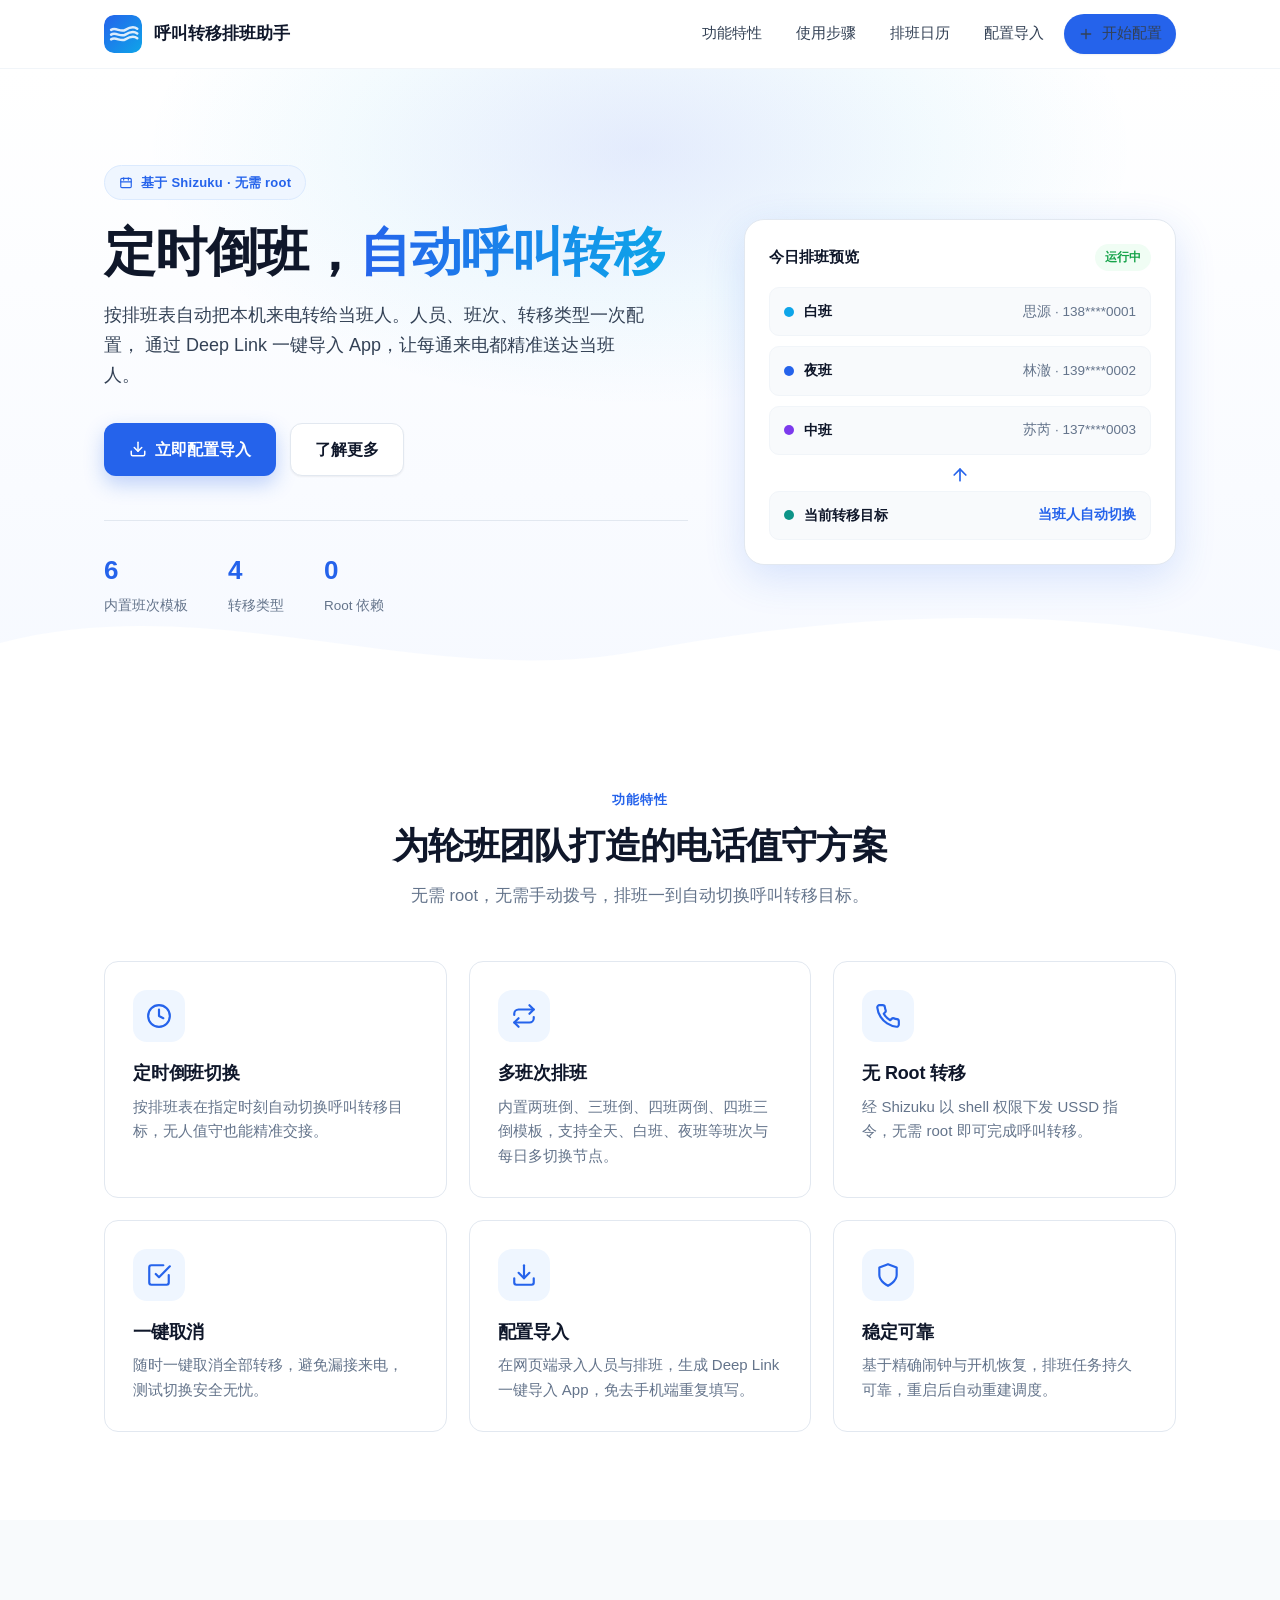
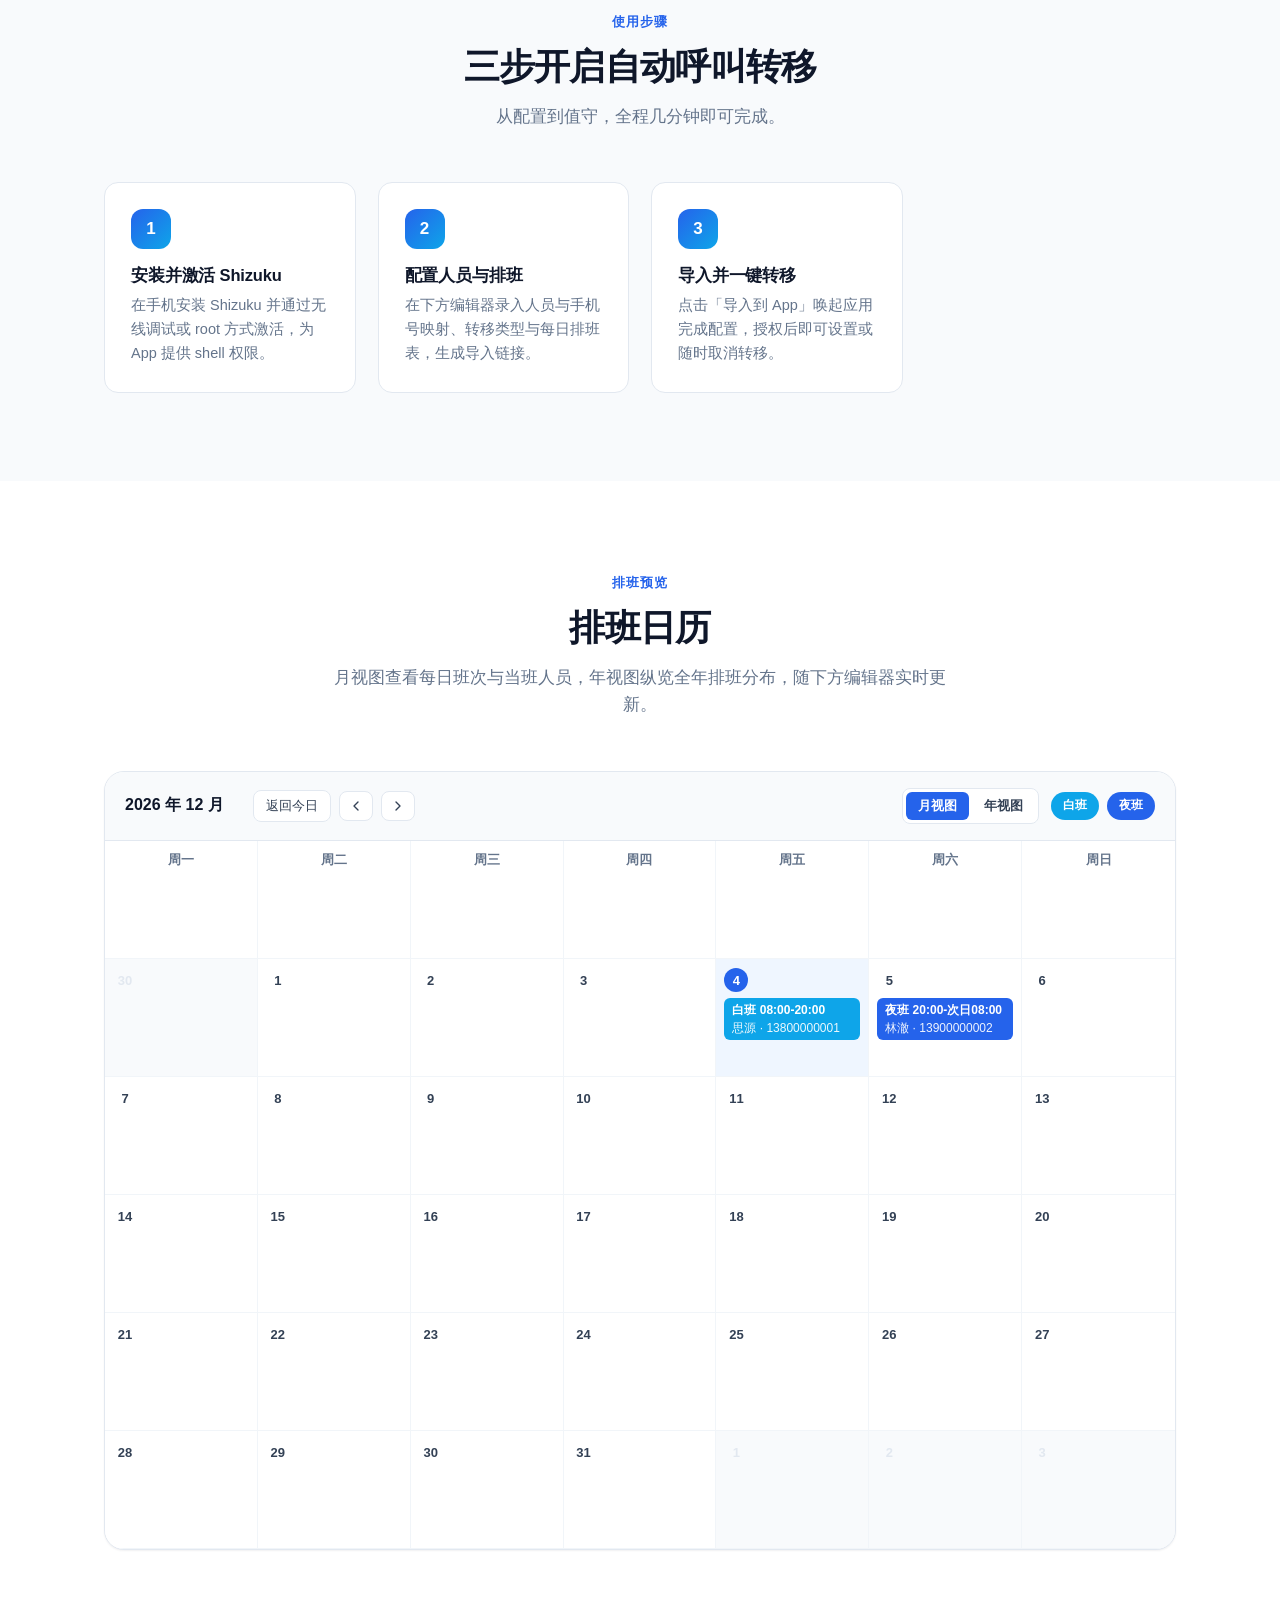
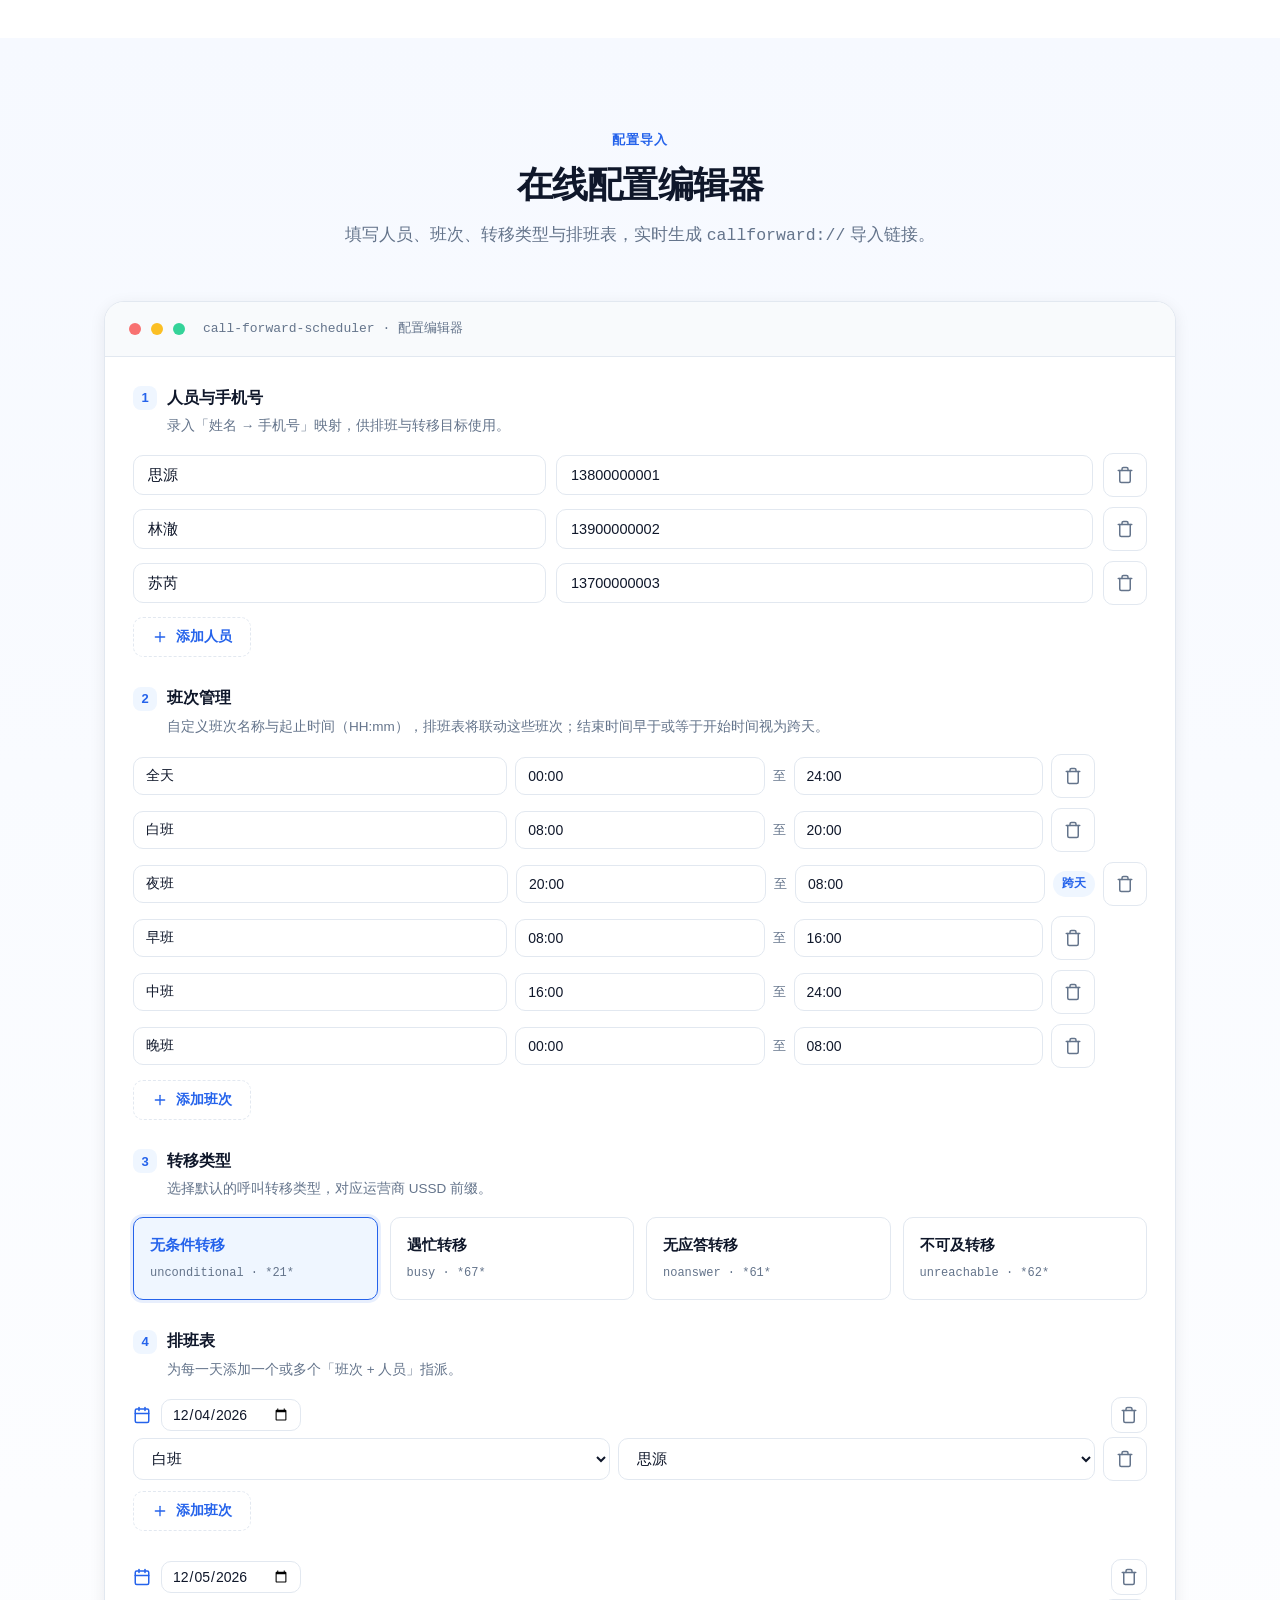
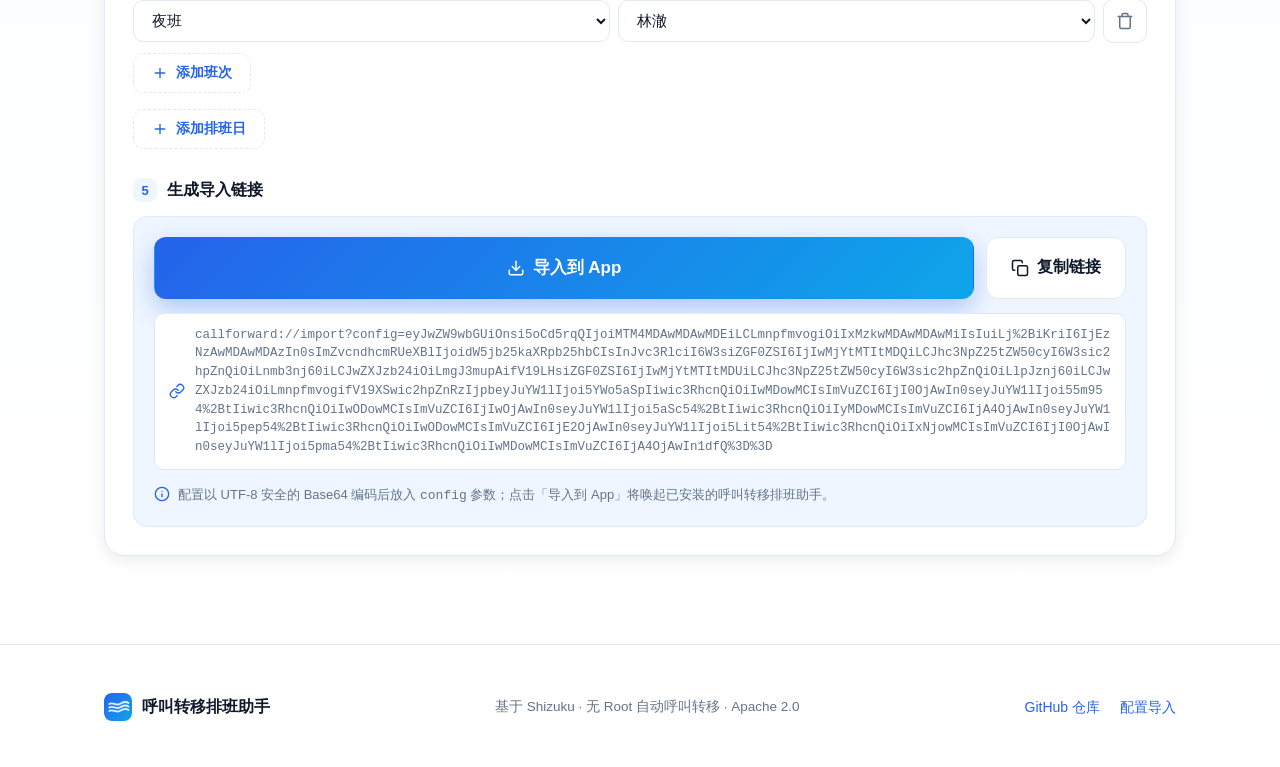
<file: pages/index.html>
<!DOCTYPE html>
<html lang="zh-CN">
<head>
  <meta charset="UTF-8" />
  <meta name="viewport" content="width=device-width, initial-scale=1.0" />
  <title>呼叫转移排班助手 · 定时倒班自动呼叫转移</title>
  <meta name="description" content="基于 Shizuku 的定时倒班自动呼叫转移 Android 应用，无 root 即可按排班表把本机来电转给当班人。支持人员管理、多班次排班与一键配置导入。" />
  <meta name="theme-color" content="#2563EB" />
  <link rel="icon" type="image/svg+xml" href="data:image/svg+xml,%3Csvg xmlns='http://www.w3.org/2000/svg' viewBox='0 0 512 512'%3E%3Cdefs%3E%3ClinearGradient id='b' x1='0' y1='0' x2='1' y2='1'%3E%3Cstop offset='0%25' stop-color='%232563EB'/%3E%3Cstop offset='100%25' stop-color='%230EA5E9'/%3E%3C/linearGradient%3E%3C/defs%3E%3Crect width='512' height='512' rx='116' fill='url(%23b)'/%3E%3Cpath d='M96 200 C 160 160, 224 240, 288 200 S 416 160, 448 184' fill='none' stroke='%23fff' stroke-opacity='.85' stroke-width='34' stroke-linecap='round'/%3E%3Cpath d='M96 264 C 160 224, 224 304, 288 264 S 416 224, 448 248' fill='none' stroke='%23fff' stroke-opacity='.85' stroke-width='34' stroke-linecap='round'/%3E%3Cpath d='M96 328 C 160 288, 224 368, 288 328 S 416 288, 448 312' fill='none' stroke='%23fff' stroke-opacity='.85' stroke-width='34' stroke-linecap='round'/%3E%3C/svg%3E" />
  <link rel="stylesheet" href="assets/css/style.css" />
</head>
<body>

  <!-- 顶部导航 -->
  <header class="nav">
    <div class="container nav-inner">
      <a class="brand" href="#">
        <svg class="brand-logo" viewBox="0 0 512 512" aria-hidden="true">
          <defs>
            <linearGradient id="lg" x1="0" y1="0" x2="1" y2="1">
              <stop offset="0%" stop-color="#2563EB"/>
              <stop offset="100%" stop-color="#0EA5E9"/>
            </linearGradient>
          </defs>
          <rect width="512" height="512" rx="116" fill="url(#lg)"/>
          <path d="M96 200 C 160 160, 224 240, 288 200 S 416 160, 448 184" fill="none" stroke="#fff" stroke-opacity="0.85" stroke-width="34" stroke-linecap="round"/>
          <path d="M96 264 C 160 224, 224 304, 288 264 S 416 224, 448 248" fill="none" stroke="#fff" stroke-opacity="0.85" stroke-width="34" stroke-linecap="round"/>
          <path d="M96 328 C 160 288, 224 368, 288 328 S 416 288, 448 312" fill="none" stroke="#fff" stroke-opacity="0.85" stroke-width="34" stroke-linecap="round"/>
        </svg>
        <span>呼叫转移排班助手</span>
      </a>
      <nav class="nav-links">
        <a href="#features">功能特性</a>
        <a href="#steps">使用步骤</a>
        <a href="#calendar">排班日历</a>
        <a href="#editor">配置导入</a>
        <a class="nav-cta" href="#editor">
          <svg viewBox="0 0 24 24" fill="none" stroke="currentColor" stroke-width="2" stroke-linecap="round" stroke-linejoin="round"><path d="M12 5v14M5 12h14"/></svg>
          开始配置
        </a>
      </nav>
    </div>
  </header>

  <!-- Hero -->
  <section class="hero">
    <div class="container hero-grid">
      <div>
        <span class="eyebrow">
          <svg viewBox="0 0 24 24" fill="none" stroke="currentColor" stroke-width="2" stroke-linecap="round" stroke-linejoin="round"><rect x="3" y="4" width="18" height="16" rx="2"/><path d="M16 3v4M8 3v4M3 10h18"/></svg>
          基于 Shizuku · 无需 root
        </span>
        <h1>定时倒班，<span class="accent">自动呼叫转移</span></h1>
        <p class="hero-sub">
          按排班表自动把本机来电转给当班人。人员、班次、转移类型一次配置，
          通过 Deep Link 一键导入 App，让每通来电都精准送达当班人。
        </p>
        <div class="hero-actions">
          <a class="btn btn-primary" href="#editor">
            <svg viewBox="0 0 24 24" fill="none" stroke="currentColor" stroke-width="2" stroke-linecap="round" stroke-linejoin="round"><path d="M21 15v4a2 2 0 0 1-2 2H5a2 2 0 0 1-2-2v-4"/><polyline points="7 10 12 15 17 10"/><line x1="12" y1="15" x2="12" y2="3"/></svg>
            立即配置导入
          </a>
          <a class="btn btn-ghost" href="#features">
            了解更多
          </a>
        </div>
        <div class="hero-stats">
          <div class="stat"><b>6</b><span>内置班次模板</span></div>
          <div class="stat"><b>4</b><span>转移类型</span></div>
          <div class="stat"><b>0</b><span>Root 依赖</span></div>
        </div>
      </div>

      <div class="hero-card">
        <div class="card-head">
          <span class="title">今日排班预览</span>
          <span class="chip">运行中</span>
        </div>
        <div class="roster-line">
          <span class="shift"><span class="shift-dot day"></span>白班</span>
          <span class="who">思源 · 138****0001</span>
        </div>
        <div class="roster-line">
          <span class="shift"><span class="shift-dot eve"></span>夜班</span>
          <span class="who">林澈 · 139****0002</span>
        </div>
        <div class="roster-line">
          <span class="shift"><span class="shift-dot night"></span>中班</span>
          <span class="who">苏芮 · 137****0003</span>
        </div>
        <div class="flow-arrow">
          <svg viewBox="0 0 24 24" fill="none" stroke="currentColor" stroke-width="2" stroke-linecap="round" stroke-linejoin="round"><line x1="12" y1="19" x2="12" y2="5"/><polyline points="5 12 12 5 19 12"/></svg>
        </div>
        <div class="roster-line" style="margin-bottom:0;">
          <span class="shift"><span class="shift-dot all"></span>当前转移目标</span>
          <span class="who" style="color:#2563eb;font-weight:600;">当班人自动切换</span>
        </div>
      </div>
    </div>

    <svg class="hero-wave" viewBox="0 0 1440 120" preserveAspectRatio="none" aria-hidden="true">
      <path d="M0 64 C 240 8, 480 112, 720 72 S 1200 24, 1440 72 L 1440 120 L 0 120 Z" fill="#ffffff"/>
    </svg>
  </section>

  <!-- 功能特性 -->
  <section class="section" id="features">
    <div class="container">
      <div class="section-head">
        <span class="kicker">功能特性</span>
        <h2>为轮班团队打造的电话值守方案</h2>
        <p>无需 root，无需手动拨号，排班一到自动切换呼叫转移目标。</p>
      </div>
      <div class="features-grid">
        <div class="feature">
          <span class="feature-icon">
            <svg viewBox="0 0 24 24" fill="none" stroke="currentColor" stroke-width="2" stroke-linecap="round" stroke-linejoin="round"><circle cx="12" cy="12" r="10"/><polyline points="12 6 12 12 16 14"/></svg>
          </span>
          <h3>定时倒班切换</h3>
          <p>按排班表在指定时刻自动切换呼叫转移目标，无人值守也能精准交接。</p>
        </div>
        <div class="feature">
          <span class="feature-icon">
            <svg viewBox="0 0 24 24" fill="none" stroke="currentColor" stroke-width="2" stroke-linecap="round" stroke-linejoin="round"><path d="M17 2l4 4-4 4"/><path d="M3 11v-1a4 4 0 0 1 4-4h14"/><path d="M7 22l-4-4 4-4"/><path d="M21 13v1a4 4 0 0 1-4 4H3"/></svg>
          </span>
          <h3>多班次排班</h3>
          <p>内置两班倒、三班倒、四班两倒、四班三倒模板，支持全天、白班、夜班等班次与每日多切换节点。</p>
        </div>
        <div class="feature">
          <span class="feature-icon">
            <svg viewBox="0 0 24 24" fill="none" stroke="currentColor" stroke-width="2" stroke-linecap="round" stroke-linejoin="round"><path d="M22 16.92v3a2 2 0 0 1-2.18 2 19.79 19.79 0 0 1-8.63-3.07 19.5 19.5 0 0 1-6-6 19.79 19.79 0 0 1-3.07-8.67A2 2 0 0 1 4.11 2h3a2 2 0 0 1 2 1.72c.127.96.361 1.903.7 2.81a2 2 0 0 1-.45 2.11L8.09 9.91a16 16 0 0 0 6 6l1.27-1.27a2 2 0 0 1 2.11-.45c.907.339 1.85.573 2.81.7A2 2 0 0 1 22 16.92z"/></svg>
          </span>
          <h3>无 Root 转移</h3>
          <p>经 Shizuku 以 shell 权限下发 USSD 指令，无需 root 即可完成呼叫转移。</p>
        </div>
        <div class="feature">
          <span class="feature-icon">
            <svg viewBox="0 0 24 24" fill="none" stroke="currentColor" stroke-width="2" stroke-linecap="round" stroke-linejoin="round"><polyline points="9 11 12 14 22 4"/><path d="M21 12v7a2 2 0 0 1-2 2H5a2 2 0 0 1-2-2V5a2 2 0 0 1 2-2h11"/></svg>
          </span>
          <h3>一键取消</h3>
          <p>随时一键取消全部转移，避免漏接来电，测试切换安全无忧。</p>
        </div>
        <div class="feature">
          <span class="feature-icon">
            <svg viewBox="0 0 24 24" fill="none" stroke="currentColor" stroke-width="2" stroke-linecap="round" stroke-linejoin="round"><path d="M21 15v4a2 2 0 0 1-2 2H5a2 2 0 0 1-2-2v-4"/><polyline points="7 10 12 15 17 10"/><line x1="12" y1="15" x2="12" y2="3"/></svg>
          </span>
          <h3>配置导入</h3>
          <p>在网页端录入人员与排班，生成 Deep Link 一键导入 App，免去手机端重复填写。</p>
        </div>
        <div class="feature">
          <span class="feature-icon">
            <svg viewBox="0 0 24 24" fill="none" stroke="currentColor" stroke-width="2" stroke-linecap="round" stroke-linejoin="round"><path d="M12 22s8-4 8-10V5l-8-3-8 3v7c0 6 8 10 8 10z"/></svg>
          </span>
          <h3>稳定可靠</h3>
          <p>基于精确闹钟与开机恢复，排班任务持久可靠，重启后自动重建调度。</p>
        </div>
      </div>
    </div>
  </section>

  <!-- 使用步骤 -->
  <section class="section section-alt" id="steps">
    <div class="container">
      <div class="section-head">
        <span class="kicker">使用步骤</span>
        <h2>三步开启自动呼叫转移</h2>
        <p>从配置到值守，全程几分钟即可完成。</p>
      </div>
      <div class="steps">
        <div class="step">
          <span class="step-num">1</span>
          <h3>安装并激活 Shizuku</h3>
          <p>在手机安装 Shizuku 并通过无线调试或 root 方式激活，为 App 提供 shell 权限。</p>
        </div>
        <div class="step">
          <span class="step-num">2</span>
          <h3>配置人员与排班</h3>
          <p>在下方编辑器录入人员与手机号映射、转移类型与每日排班表，生成导入链接。</p>
        </div>
        <div class="step">
          <span class="step-num">3</span>
          <h3>导入并一键转移</h3>
          <p>点击「导入到 App」唤起应用完成配置，授权后即可设置或随时取消转移。</p>
        </div>
      </div>
    </div>
  </section>

  <!-- 排班日历 -->
  <section class="section calendar-section" id="calendar">
    <div class="container">
      <div class="section-head">
        <span class="kicker">排班预览</span>
        <h2>排班日历</h2>
        <p>月视图查看每日班次与当班人员，年视图纵览全年排班分布，随下方编辑器实时更新。</p>
      </div>

      <div class="calendar-card">
        <!-- 工具栏 -->
        <div class="cal-toolbar">
          <div class="cal-nav">
            <span class="cal-title" id="calTitle"></span>
            <button class="cal-btn" type="button" id="calToday" title="返回今日">返回今日</button>
            <button class="cal-btn cal-arrow" type="button" id="calPrev" title="上月">
              <svg viewBox="0 0 24 24" fill="none" stroke="currentColor" stroke-width="2" stroke-linecap="round" stroke-linejoin="round"><polyline points="15 18 9 12 15 6"/></svg>
            </button>
            <button class="cal-btn cal-arrow" type="button" id="calNext" title="下月">
              <svg viewBox="0 0 24 24" fill="none" stroke="currentColor" stroke-width="2" stroke-linecap="round" stroke-linejoin="round"><polyline points="9 18 15 12 9 6"/></svg>
            </button>
          </div>
          <div class="cal-toolbar-side">
            <div class="cal-view-toggle" id="calViewToggle" role="group" aria-label="日历视图切换">
              <button class="cal-view-btn is-active" type="button" data-view="month">月视图</button>
              <button class="cal-view-btn" type="button" data-view="year">年视图</button>
            </div>
            <div class="cal-legend" id="calLegend"></div>
          </div>
        </div>

        <!-- 月视图表格 / 年视图网格 -->
        <div class="cal-grid" id="calGrid"></div>
      </div>
    </div>
  </section>

  <!-- 配置编辑器 -->
  <section class="section editor-section" id="editor">
    <div class="container">
      <div class="section-head">
        <span class="kicker">配置导入</span>
        <h2>在线配置编辑器</h2>
        <p>填写人员、班次、转移类型与排班表，实时生成 <code>callforward://</code> 导入链接。</p>
      </div>

      <div class="editor-card">
        <div class="editor-toolbar">
          <span class="dot r"></span><span class="dot y"></span><span class="dot g"></span>
          <span class="label">call-forward-scheduler · 配置编辑器</span>
        </div>
        <div class="editor-body">

          <!-- 人员 -->
          <div class="field-block">
            <div class="field-title"><span class="idx">1</span>人员与手机号</div>
            <div class="field-hint">录入「姓名 → 手机号」映射，供排班与转移目标使用。</div>
            <div class="people-list" id="peopleList"></div>
            <button class="add-btn" type="button" id="addPerson" style="margin-top:12px;">
              <svg viewBox="0 0 24 24" fill="none" stroke="currentColor" stroke-width="2" stroke-linecap="round" stroke-linejoin="round"><line x1="12" y1="5" x2="12" y2="19"/><line x1="5" y1="12" x2="19" y2="12"/></svg>
              添加人员
            </button>
          </div>

          <!-- 班次管理 -->
          <div class="field-block">
            <div class="field-title"><span class="idx">2</span>班次管理</div>
            <div class="field-hint">自定义班次名称与起止时间（HH:mm），排班表将联动这些班次；结束时间早于或等于开始时间视为跨天。</div>
            <div class="shift-list" id="shiftList"></div>
            <button class="add-btn" type="button" id="addShift" style="margin-top:12px;">
              <svg viewBox="0 0 24 24" fill="none" stroke="currentColor" stroke-width="2" stroke-linecap="round" stroke-linejoin="round"><line x1="12" y1="5" x2="12" y2="19"/><line x1="5" y1="12" x2="19" y2="12"/></svg>
              添加班次
            </button>
          </div>

          <!-- 转移类型 -->
          <div class="field-block">
            <div class="field-title"><span class="idx">3</span>转移类型</div>
            <div class="field-hint">选择默认的呼叫转移类型，对应运营商 USSD 前缀。</div>
            <div class="type-options" id="typeOptions">
              <label class="type-option">
                <input type="radio" name="forwardType" value="unconditional" checked />
                <span class="type-card">
                  <span class="t-name">无条件转移</span>
                  <span class="t-code">unconditional · *21*</span>
                </span>
              </label>
              <label class="type-option">
                <input type="radio" name="forwardType" value="busy" />
                <span class="type-card">
                  <span class="t-name">遇忙转移</span>
                  <span class="t-code">busy · *67*</span>
                </span>
              </label>
              <label class="type-option">
                <input type="radio" name="forwardType" value="noanswer" />
                <span class="type-card">
                  <span class="t-name">无应答转移</span>
                  <span class="t-code">noanswer · *61*</span>
                </span>
              </label>
              <label class="type-option">
                <input type="radio" name="forwardType" value="unreachable" />
                <span class="type-card">
                  <span class="t-name">不可及转移</span>
                  <span class="t-code">unreachable · *62*</span>
                </span>
              </label>
            </div>
          </div>

          <!-- 排班表 -->
          <div class="field-block">
            <div class="field-title"><span class="idx">4</span>排班表</div>
            <div class="field-hint">为每一天添加一个或多个「班次 + 人员」指派。</div>
            <div class="roster-list" id="rosterList"></div>
            <button class="add-btn" type="button" id="addDay" style="margin-top:16px;">
              <svg viewBox="0 0 24 24" fill="none" stroke="currentColor" stroke-width="2" stroke-linecap="round" stroke-linejoin="round"><line x1="12" y1="5" x2="12" y2="19"/><line x1="5" y1="12" x2="19" y2="12"/></svg>
              添加排班日
            </button>
          </div>

          <!-- 生成 -->
          <div class="field-block" style="margin-bottom:0;">
            <div class="field-title"><span class="idx">5</span>生成导入链接</div>
            <div class="generate-area">
              <div class="generate-row">
                <a class="btn btn-import" id="importLink" href="#">
                  <svg viewBox="0 0 24 24" fill="none" stroke="currentColor" stroke-width="2" stroke-linecap="round" stroke-linejoin="round"><path d="M21 15v4a2 2 0 0 1-2 2H5a2 2 0 0 1-2-2v-4"/><polyline points="7 10 12 15 17 10"/><line x1="12" y1="15" x2="12" y2="3"/></svg>
                  导入到 App
                </a>
                <button class="btn btn-copy" type="button" id="copyLink">
                  <svg viewBox="0 0 24 24" fill="none" stroke="currentColor" stroke-width="2" stroke-linecap="round" stroke-linejoin="round"><rect x="9" y="9" width="13" height="13" rx="2"/><path d="M5 15H4a2 2 0 0 1-2-2V4a2 2 0 0 1 2-2h9a2 2 0 0 1 2 2v1"/></svg>
                  复制链接
                </button>
              </div>
              <div class="link-preview" id="linkPreview">
                <svg viewBox="0 0 24 24" fill="none" stroke="currentColor" stroke-width="2" stroke-linecap="round" stroke-linejoin="round"><path d="M10 13a5 5 0 0 0 7.54.54l3-3a5 5 0 0 0-7.07-7.07l-1.72 1.71"/><path d="M14 11a5 5 0 0 0-7.54-.54l-3 3a5 5 0 0 0 7.07 7.07l1.71-1.71"/></svg>
                <span id="linkText">填写上方配置后，链接将在此显示。</span>
              </div>
              <div class="gen-note">
                <svg viewBox="0 0 24 24" fill="none" stroke="currentColor" stroke-width="2" stroke-linecap="round" stroke-linejoin="round"><circle cx="12" cy="12" r="10"/><line x1="12" y1="16" x2="12" y2="12"/><line x1="12" y1="8" x2="12.01" y2="8"/></svg>
                <span>配置以 UTF-8 安全的 Base64 编码后放入 <code>config</code> 参数；点击「导入到 App」将唤起已安装的呼叫转移排班助手。</span>
              </div>
            </div>
          </div>

        </div>
      </div>
    </div>
  </section>

  <!-- 页脚 -->
  <footer class="footer">
    <div class="container footer-inner">
      <div class="footer-brand">
        <svg class="brand-logo" viewBox="0 0 512 512" aria-hidden="true">
          <defs>
            <linearGradient id="lgf" x1="0" y1="0" x2="1" y2="1">
              <stop offset="0%" stop-color="#2563EB"/>
              <stop offset="100%" stop-color="#0EA5E9"/>
            </linearGradient>
          </defs>
          <rect width="512" height="512" rx="116" fill="url(#lgf)"/>
          <path d="M96 200 C 160 160, 224 240, 288 200 S 416 160, 448 184" fill="none" stroke="#fff" stroke-opacity="0.85" stroke-width="34" stroke-linecap="round"/>
          <path d="M96 264 C 160 224, 224 304, 288 264 S 416 224, 448 248" fill="none" stroke="#fff" stroke-opacity="0.85" stroke-width="34" stroke-linecap="round"/>
          <path d="M96 328 C 160 288, 224 368, 288 328 S 416 288, 448 312" fill="none" stroke="#fff" stroke-opacity="0.85" stroke-width="34" stroke-linecap="round"/>
        </svg>
        <span>呼叫转移排班助手</span>
      </div>
      <div class="footer-meta">
        基于 Shizuku · 无 Root 自动呼叫转移 · Apache 2.0
      </div>
      <div class="footer-links">
        <a href="https://github.com/AutoPhone-Org/call-forward-scheduler" rel="noopener">GitHub 仓库</a>
        <a href="#editor">配置导入</a>
      </div>
    </div>
  </footer>

  <div class="toast" id="toast" role="status"></div>

  <script src="assets/js/calendar.js"></script>
  <script src="assets/js/editor.js"></script>
</body>
</html>
</file>
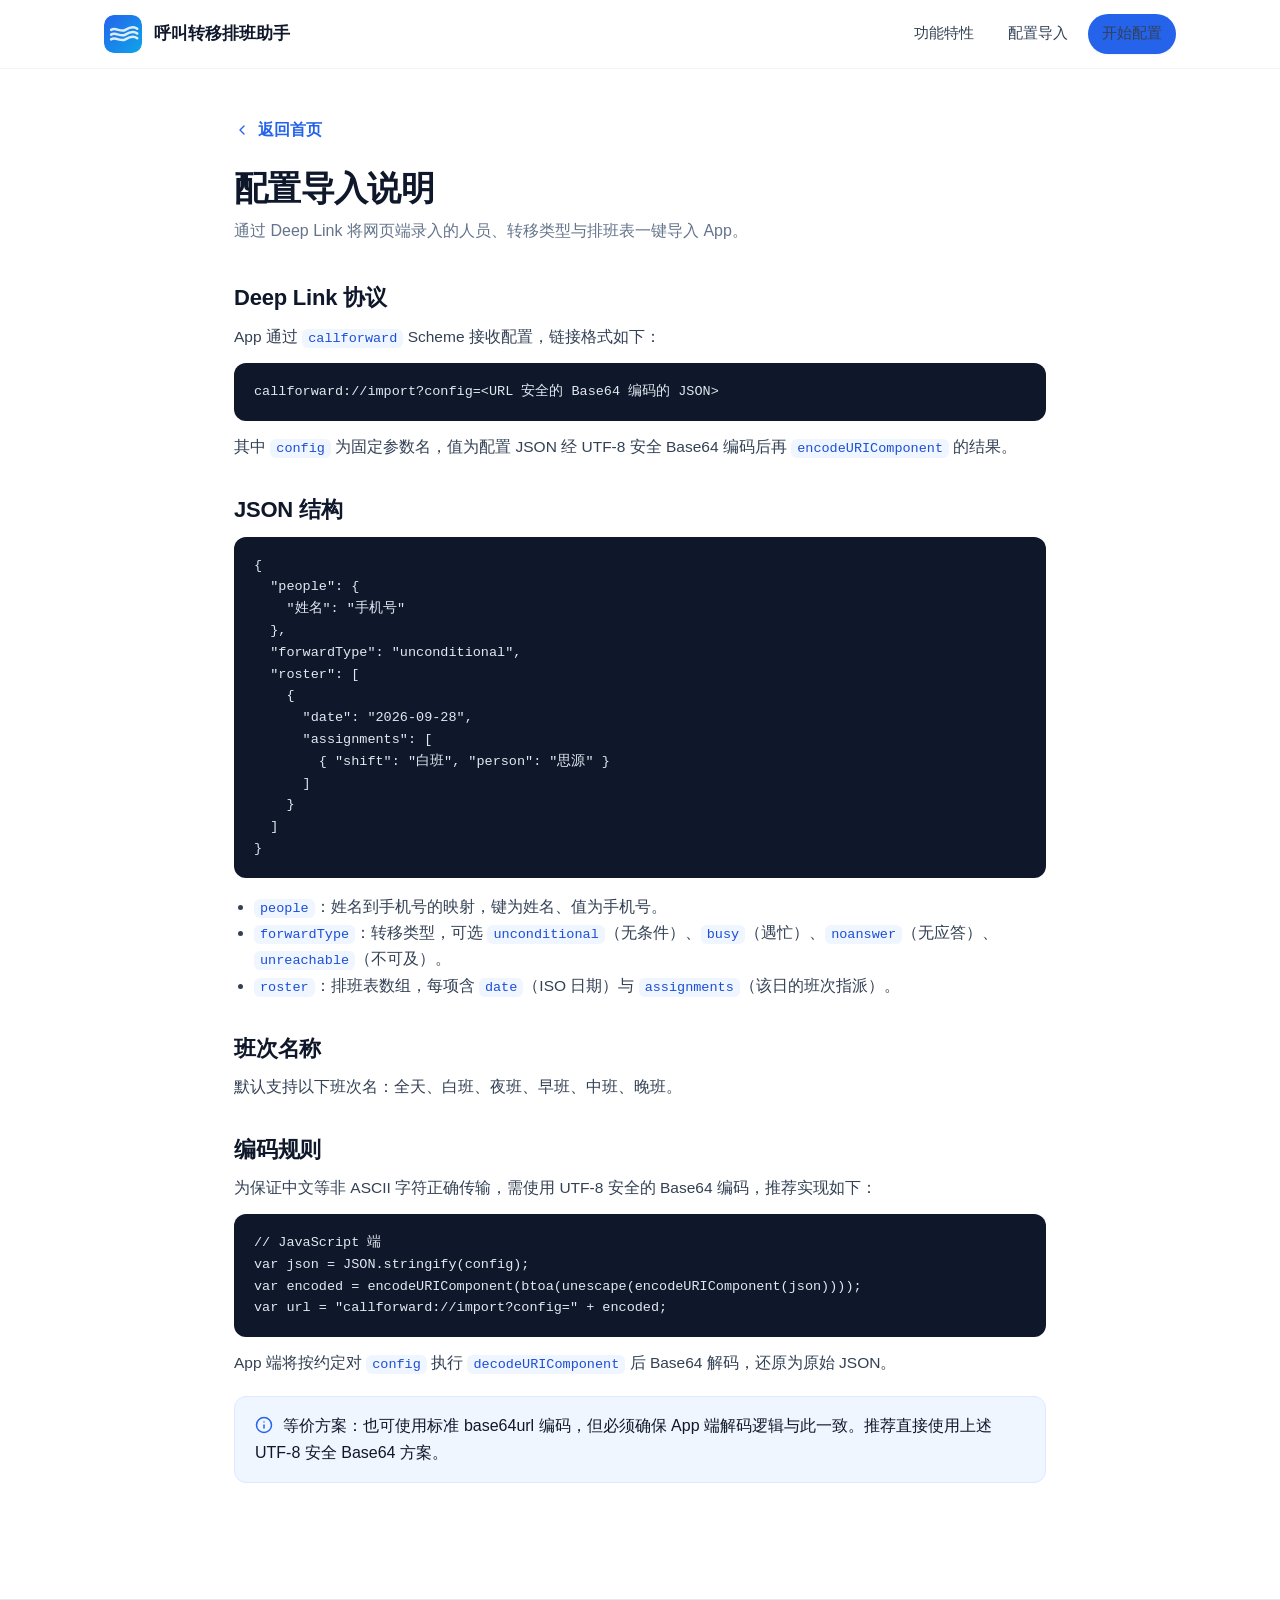
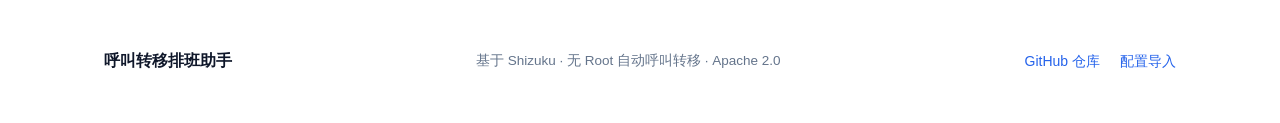
<file: pages/import.html>
<!DOCTYPE html>
<html lang="zh-CN">
<head>
  <meta charset="UTF-8" />
  <meta name="viewport" content="width=device-width, initial-scale=1.0" />
  <title>配置导入说明 · 呼叫转移排班助手</title>
  <meta name="description" content="呼叫转移排班助手配置导入说明：Deep Link 协议格式、JSON 结构、编码规则与常见问题。" />
  <meta name="theme-color" content="#2563EB" />
  <link rel="icon" type="image/svg+xml" href="data:image/svg+xml,%3Csvg xmlns='http://www.w3.org/2000/svg' viewBox='0 0 512 512'%3E%3Cdefs%3E%3ClinearGradient id='b' x1='0' y1='0' x2='1' y2='1'%3E%3Cstop offset='0%25' stop-color='%232563EB'/%3E%3Cstop offset='100%25' stop-color='%230EA5E9'/%3E%3C/linearGradient%3E%3C/defs%3E%3Crect width='512' height='512' rx='116' fill='url(%23b)'/%3E%3Cpath d='M96 200 C 160 160, 224 240, 288 200 S 416 160, 448 184' fill='none' stroke='%23fff' stroke-opacity='.85' stroke-width='34' stroke-linecap='round'/%3E%3Cpath d='M96 264 C 160 224, 224 304, 288 264 S 416 224, 448 248' fill='none' stroke='%23fff' stroke-opacity='.85' stroke-width='34' stroke-linecap='round'/%3E%3Cpath d='M96 328 C 160 288, 224 368, 288 328 S 416 288, 448 312' fill='none' stroke='%23fff' stroke-opacity='.85' stroke-width='34' stroke-linecap='round'/%3E%3C/svg%3E" />
  <link rel="stylesheet" href="assets/css/style.css" />
  <style>
    .doc {
      max-width: 860px;
      margin: 0 auto;
      padding: 48px 24px 96px;
    }
    .doc h1 {
      font-size: 34px;
      font-weight: 800;
      letter-spacing: -0.02em;
      margin-bottom: 8px;
    }
    .doc .lead {
      color: var(--muted);
      font-size: 16px;
      margin-bottom: 40px;
    }
    .doc h2 {
      font-size: 22px;
      margin: 36px 0 12px;
    }
    .doc p,
    .doc li {
      color: var(--ink-2);
      font-size: 15.5px;
    }
    .doc ul {
      padding-left: 20px;
    }
    .doc code {
      font-family: var(--mono);
      font-size: 13.5px;
      background: var(--brand-soft);
      color: var(--brand-strong);
      padding: 2px 6px;
      border-radius: 6px;
    }
    .doc pre {
      background: #0f172a;
      color: #e2e8f0;
      border-radius: 12px;
      padding: 18px 20px;
      overflow-x: auto;
      font-family: var(--mono);
      font-size: 13px;
      line-height: 1.6;
    }
    .doc pre code {
      background: transparent;
      color: inherit;
      padding: 0;
    }
    .note {
      background: var(--brand-soft);
      border: 1px solid var(--brand-tint);
      border-radius: 12px;
      padding: 16px 20px;
      margin: 20px 0;
    }
    .note svg {
      width: 18px;
      height: 18px;
      color: var(--brand);
      vertical-align: -3px;
      margin-right: 6px;
    }
    .back {
      display: inline-flex;
      align-items: center;
      gap: 8px;
      margin-bottom: 24px;
      font-weight: 600;
    }
    .back svg {
      width: 16px;
      height: 16px;
    }
  </style>
</head>
<body>

  <header class="nav">
    <div class="container nav-inner">
      <a class="brand" href="index.html">
        <svg class="brand-logo" viewBox="0 0 512 512" aria-hidden="true">
          <defs>
            <linearGradient id="lg" x1="0" y1="0" x2="1" y2="1">
              <stop offset="0%" stop-color="#2563EB"/>
              <stop offset="100%" stop-color="#0EA5E9"/>
            </linearGradient>
          </defs>
          <rect width="512" height="512" rx="116" fill="url(#lg)"/>
          <path d="M96 200 C 160 160, 224 240, 288 200 S 416 160, 448 184" fill="none" stroke="#fff" stroke-opacity="0.85" stroke-width="34" stroke-linecap="round"/>
          <path d="M96 264 C 160 224, 224 304, 288 264 S 416 224, 448 248" fill="none" stroke="#fff" stroke-opacity="0.85" stroke-width="34" stroke-linecap="round"/>
          <path d="M96 328 C 160 288, 224 368, 288 328 S 416 288, 448 312" fill="none" stroke="#fff" stroke-opacity="0.85" stroke-width="34" stroke-linecap="round"/>
        </svg>
        <span>呼叫转移排班助手</span>
      </a>
      <nav class="nav-links">
        <a href="index.html#features">功能特性</a>
        <a href="index.html#editor">配置导入</a>
        <a class="nav-cta" href="index.html#editor">开始配置</a>
      </nav>
    </div>
  </header>

  <div class="doc">
    <a class="back" href="index.html">
      <svg viewBox="0 0 24 24" fill="none" stroke="currentColor" stroke-width="2" stroke-linecap="round" stroke-linejoin="round"><polyline points="15 18 9 12 15 6"/></svg>
      返回首页
    </a>

    <h1>配置导入说明</h1>
    <p class="lead">通过 Deep Link 将网页端录入的人员、转移类型与排班表一键导入 App。</p>

    <h2>Deep Link 协议</h2>
    <p>App 通过 <code>callforward</code> Scheme 接收配置，链接格式如下：</p>
    <pre><code>callforward://import?config=&lt;URL 安全的 Base64 编码的 JSON&gt;</code></pre>
    <p>其中 <code>config</code> 为固定参数名，值为配置 JSON 经 UTF-8 安全 Base64 编码后再 <code>encodeURIComponent</code> 的结果。</p>

    <h2>JSON 结构</h2>
    <pre><code>{
  "people": {
    "姓名": "手机号"
  },
  "forwardType": "unconditional",
  "roster": [
    {
      "date": "2026-09-28",
      "assignments": [
        { "shift": "白班", "person": "思源" }
      ]
    }
  ]
}</code></pre>
    <ul>
      <li><code>people</code>：姓名到手机号的映射，键为姓名、值为手机号。</li>
      <li><code>forwardType</code>：转移类型，可选 <code>unconditional</code>（无条件）、<code>busy</code>（遇忙）、<code>noanswer</code>（无应答）、<code>unreachable</code>（不可及）。</li>
      <li><code>roster</code>：排班表数组，每项含 <code>date</code>（ISO 日期）与 <code>assignments</code>（该日的班次指派）。</li>
    </ul>

    <h2>班次名称</h2>
    <p>默认支持以下班次名：全天、白班、夜班、早班、中班、晚班。</p>

    <h2>编码规则</h2>
    <p>为保证中文等非 ASCII 字符正确传输，需使用 UTF-8 安全的 Base64 编码，推荐实现如下：</p>
    <pre><code>// JavaScript 端
var json = JSON.stringify(config);
var encoded = encodeURIComponent(btoa(unescape(encodeURIComponent(json))));
var url = "callforward://import?config=" + encoded;</code></pre>
    <p>App 端将按约定对 <code>config</code> 执行 <code>decodeURIComponent</code> 后 Base64 解码，还原为原始 JSON。</p>

    <div class="note">
      <svg viewBox="0 0 24 24" fill="none" stroke="currentColor" stroke-width="2" stroke-linecap="round" stroke-linejoin="round"><circle cx="12" cy="12" r="10"/><line x1="12" y1="16" x2="12" y2="12"/><line x1="12" y1="8" x2="12.01" y2="8"/></svg>
      等价方案：也可使用标准 base64url 编码，但必须确保 App 端解码逻辑与此一致。推荐直接使用上述 UTF-8 安全 Base64 方案。
    </div>
  </div>

  <footer class="footer">
    <div class="container footer-inner">
      <div class="footer-brand">
        <span>呼叫转移排班助手</span>
      </div>
      <div class="footer-meta">基于 Shizuku · 无 Root 自动呼叫转移 · Apache 2.0</div>
      <div class="footer-links">
        <a href="https://github.com/AutoPhone-Org/call-forward-scheduler" rel="noopener">GitHub 仓库</a>
        <a href="index.html#editor">配置导入</a>
      </div>
    </div>
  </footer>

</body>
</html>
</file>
<file: pages/assets/css/style.css>
/* ==========================================================================
   呼叫转移排班助手 · 产品官网样式
   白色背景主题，主色 #2563EB，呼应 logo 蓝色波浪
   ========================================================================== */

:root {
  --brand: #2563eb;
  --brand-strong: #1d4ed8;
  --brand-soft: #eff6ff;
  --brand-tint: #dbeafe;
  --accent: #0ea5e9;
  --ink: #0f172a;
  --ink-2: #334155;
  --muted: #64748b;
  --line: #e2e8f0;
  --line-soft: #f1f5f9;
  --bg: #ffffff;
  --bg-alt: #f8fafc;
  --ok: #16a34a;
  --ok-soft: #f0fdf4;
  --danger: #dc2626;
  --danger-soft: #fef2f2;
  --shadow-sm: 0 1px 2px rgba(15, 23, 42, 0.06);
  --shadow-md: 0 4px 16px rgba(15, 23, 42, 0.08);
  --shadow-lg: 0 12px 40px rgba(37, 99, 235, 0.16);
  --radius: 14px;
  --radius-sm: 10px;
  --maxw: 1120px;
  --font: "Inter", "PingFang SC", "Microsoft YaHei", -apple-system,
    BlinkMacSystemFont, "Segoe UI", Roboto, "Helvetica Neue", Arial, sans-serif;
  --mono: "SFMono-Regular", "JetBrains Mono", Consolas, "Liberation Mono",
    Menlo, monospace;
}

* {
  box-sizing: border-box;
}

html {
  scroll-behavior: smooth;
  scroll-padding-top: 84px;
}

body {
  margin: 0;
  font-family: var(--font);
  color: var(--ink);
  background: var(--bg);
  line-height: 1.65;
  -webkit-font-smoothing: antialiased;
  text-rendering: optimizeLegibility;
}

a {
  color: var(--brand);
  text-decoration: none;
}

a:hover {
  color: var(--brand-strong);
}

h1,
h2,
h3,
h4 {
  line-height: 1.25;
  margin: 0;
  font-weight: 700;
  letter-spacing: -0.01em;
}

p {
  margin: 0;
}

.container {
  width: 100%;
  max-width: var(--maxw);
  margin: 0 auto;
  padding: 0 24px;
}

/* ---------- 顶部导航 ---------- */
.nav {
  position: sticky;
  top: 0;
  z-index: 50;
  background: rgba(255, 255, 255, 0.86);
  backdrop-filter: saturate(180%) blur(12px);
  border-bottom: 1px solid var(--line-soft);
}

.nav-inner {
  height: 68px;
  display: flex;
  align-items: center;
  justify-content: space-between;
  gap: 16px;
}

.brand {
  display: flex;
  align-items: center;
  gap: 12px;
  color: var(--ink);
  font-weight: 700;
  font-size: 17px;
}

.brand:hover {
  color: var(--ink);
}

.brand-logo {
  width: 38px;
  height: 38px;
  border-radius: 10px;
  flex-shrink: 0;
}

.nav-links {
  display: flex;
  align-items: center;
  gap: 6px;
}

.nav-links a {
  padding: 8px 14px;
  border-radius: 999px;
  color: var(--ink-2);
  font-weight: 500;
  font-size: 14.5px;
}

.nav-links a:hover {
  background: var(--brand-soft);
  color: var(--brand);
}

.nav-cta {
  display: inline-flex;
  align-items: center;
  gap: 8px;
  padding: 9px 18px;
  background: var(--brand);
  color: #fff;
  border-radius: 999px;
  font-weight: 600;
  font-size: 14.5px;
  box-shadow: var(--shadow-sm);
  transition: background 0.15s ease, transform 0.15s ease;
}

.nav-cta:hover {
  background: var(--brand-strong);
  color: #fff;
  transform: translateY(-1px);
}

.nav-cta svg {
  width: 16px;
  height: 16px;
}

/* ---------- Hero ---------- */
.hero {
  position: relative;
  overflow: hidden;
  padding: 96px 0 80px;
  background: linear-gradient(180deg, #ffffff 0%, #f6f9ff 100%);
}

.hero::before {
  content: "";
  position: absolute;
  top: -180px;
  left: 50%;
  transform: translateX(-50%);
  width: 1000px;
  height: 520px;
  background: radial-gradient(
    ellipse at center,
    rgba(37, 99, 235, 0.12) 0%,
    rgba(14, 165, 233, 0.05) 40%,
    transparent 70%
  );
  pointer-events: none;
}

.hero-wave {
  position: absolute;
  left: 0;
  right: 0;
  bottom: -1px;
  width: 100%;
  height: 120px;
  pointer-events: none;
}

.hero-grid {
  position: relative;
  display: grid;
  grid-template-columns: 1.15fr 0.85fr;
  gap: 56px;
  align-items: center;
}

.eyebrow {
  display: inline-flex;
  align-items: center;
  gap: 8px;
  padding: 6px 14px;
  background: var(--brand-soft);
  color: var(--brand);
  border: 1px solid var(--brand-tint);
  border-radius: 999px;
  font-size: 13px;
  font-weight: 600;
  letter-spacing: 0.02em;
}

.eyebrow svg {
  width: 14px;
  height: 14px;
}

.hero h1 {
  font-size: clamp(32px, 5vw, 52px);
  font-weight: 800;
  margin: 20px 0 16px;
  letter-spacing: -0.02em;
}

.hero h1 .accent {
  background: linear-gradient(90deg, var(--brand), var(--accent));
  -webkit-background-clip: text;
  background-clip: text;
  -webkit-text-fill-color: transparent;
}

.hero-sub {
  font-size: 18px;
  color: var(--ink-2);
  max-width: 540px;
}

.hero-actions {
  display: flex;
  flex-wrap: wrap;
  gap: 14px;
  margin-top: 32px;
}

.btn {
  display: inline-flex;
  align-items: center;
  justify-content: center;
  gap: 8px;
  padding: 13px 24px;
  border-radius: 12px;
  font-weight: 600;
  font-size: 15.5px;
  border: 1px solid transparent;
  cursor: pointer;
  transition: background 0.15s ease, transform 0.15s ease, box-shadow 0.15s ease,
    border-color 0.15s ease;
  white-space: nowrap;
}

.btn svg {
  width: 18px;
  height: 18px;
}

.btn-primary {
  background: var(--brand);
  color: #fff;
  box-shadow: 0 8px 20px rgba(37, 99, 235, 0.28);
}

.btn-primary:hover {
  background: var(--brand-strong);
  transform: translateY(-1px);
  box-shadow: 0 12px 28px rgba(37, 99, 235, 0.32);
}

.btn-ghost {
  background: #fff;
  color: var(--ink);
  border-color: var(--line);
  box-shadow: var(--shadow-sm);
}

.btn-ghost:hover {
  border-color: var(--brand-tint);
  background: var(--brand-soft);
  color: var(--brand);
}

.btn:disabled {
  opacity: 0.5;
  cursor: not-allowed;
  transform: none;
  box-shadow: none;
}

.hero-stats {
  display: flex;
  gap: 40px;
  margin-top: 44px;
  padding-top: 28px;
  border-top: 1px solid var(--line);
}

.stat b {
  display: block;
  font-size: 26px;
  font-weight: 800;
  color: var(--brand);
  letter-spacing: -0.02em;
}

.stat span {
  font-size: 13.5px;
  color: var(--muted);
}

/* 右侧演示卡片 */
.hero-card {
  position: relative;
  background: #fff;
  border: 1px solid var(--line);
  border-radius: 20px;
  box-shadow: var(--shadow-lg);
  padding: 24px;
}

.hero-card .card-head {
  display: flex;
  align-items: center;
  justify-content: space-between;
  margin-bottom: 16px;
}

.hero-card .card-head .title {
  font-weight: 700;
  font-size: 15px;
}

.hero-card .chip {
  font-size: 12px;
  padding: 4px 10px;
  border-radius: 999px;
  background: var(--ok-soft);
  color: var(--ok);
  font-weight: 600;
}

.roster-line {
  display: flex;
  align-items: center;
  justify-content: space-between;
  padding: 12px 14px;
  border-radius: 10px;
  border: 1px solid var(--line-soft);
  background: var(--bg-alt);
  margin-bottom: 10px;
}

.roster-line .shift {
  display: flex;
  align-items: center;
  gap: 10px;
  font-weight: 600;
  font-size: 14px;
}

.shift-dot {
  width: 10px;
  height: 10px;
  border-radius: 50%;
  flex-shrink: 0;
}

.shift-dot.day {
  background: var(--accent);
}
.shift-dot.eve {
  background: var(--brand);
}
.shift-dot.night {
  background: #7c3aed;
}
.shift-dot.all {
  background: #0d9488;
}

.roster-line .who {
  color: var(--muted);
  font-size: 13.5px;
}

.flow-arrow {
  display: flex;
  align-items: center;
  justify-content: center;
  color: var(--brand);
  margin: 6px 0;
}

.flow-arrow svg {
  width: 20px;
  height: 20px;
}

/* ---------- 通用区块 ---------- */
.section {
  padding: 88px 0;
}

.section-alt {
  background: var(--bg-alt);
}

.section-head {
  max-width: 640px;
  margin: 0 auto 52px;
  text-align: center;
}

.section-head h2 {
  font-size: clamp(26px, 3.5vw, 36px);
  font-weight: 800;
  letter-spacing: -0.02em;
}

.section-head p {
  margin-top: 14px;
  color: var(--muted);
  font-size: 16.5px;
}

.kicker {
  display: inline-block;
  font-size: 13px;
  font-weight: 700;
  letter-spacing: 0.08em;
  text-transform: uppercase;
  color: var(--brand);
  margin-bottom: 12px;
}

/* ---------- 功能特性 ---------- */
.features-grid {
  display: grid;
  grid-template-columns: repeat(3, 1fr);
  gap: 22px;
}

.feature {
  background: #fff;
  border: 1px solid var(--line);
  border-radius: var(--radius);
  padding: 28px;
  transition: transform 0.18s ease, box-shadow 0.18s ease, border-color 0.18s ease;
}

.feature:hover {
  transform: translateY(-4px);
  box-shadow: var(--shadow-md);
  border-color: var(--brand-tint);
}

.feature-icon {
  display: inline-flex;
  align-items: center;
  justify-content: center;
  width: 52px;
  height: 52px;
  border-radius: 14px;
  background: var(--brand-soft);
  color: var(--brand);
  margin-bottom: 20px;
}

.feature-icon svg {
  width: 26px;
  height: 26px;
}

.feature h3 {
  font-size: 18px;
  margin-bottom: 10px;
}

.feature p {
  color: var(--muted);
  font-size: 15px;
}

/* ---------- 使用步骤 ---------- */
.steps {
  display: grid;
  grid-template-columns: repeat(4, 1fr);
  gap: 22px;
  counter-reset: step;
}

.step {
  position: relative;
  padding: 26px;
  border: 1px solid var(--line);
  border-radius: var(--radius);
  background: #fff;
}

.step-num {
  display: inline-flex;
  align-items: center;
  justify-content: center;
  width: 40px;
  height: 40px;
  border-radius: 12px;
  background: linear-gradient(135deg, var(--brand), var(--accent));
  color: #fff;
  font-weight: 800;
  font-size: 17px;
  margin-bottom: 16px;
}

.step h3 {
  font-size: 16.5px;
  margin-bottom: 8px;
}

.step p {
  color: var(--muted);
  font-size: 14.5px;
}

/* ---------- 配置编辑器 ---------- */
.editor-section {
  background: linear-gradient(180deg, #f6f9ff 0%, #ffffff 100%);
}

.editor-card {
  background: #fff;
  border: 1px solid var(--line);
  border-radius: 20px;
  box-shadow: var(--shadow-md);
  overflow: hidden;
}

.editor-toolbar {
  display: flex;
  align-items: center;
  gap: 10px;
  padding: 16px 24px;
  border-bottom: 1px solid var(--line);
  background: var(--bg-alt);
}

.editor-toolbar .dot {
  width: 12px;
  height: 12px;
  border-radius: 50%;
}

.editor-toolbar .dot.r {
  background: #f87171;
}
.editor-toolbar .dot.y {
  background: #fbbf24;
}
.editor-toolbar .dot.g {
  background: #34d399;
}

.editor-toolbar .label {
  font-size: 13px;
  color: var(--muted);
  margin-left: 8px;
  font-family: var(--mono);
}

.editor-body {
  padding: 28px;
}

.field-block {
  margin-bottom: 28px;
}

.field-block:last-child {
  margin-bottom: 0;
}

.field-title {
  display: flex;
  align-items: center;
  gap: 10px;
  font-size: 16px;
  font-weight: 700;
  margin-bottom: 4px;
}

.field-title .idx {
  display: inline-flex;
  align-items: center;
  justify-content: center;
  width: 24px;
  height: 24px;
  border-radius: 8px;
  background: var(--brand-soft);
  color: var(--brand);
  font-size: 13px;
  font-weight: 800;
}

.field-hint {
  color: var(--muted);
  font-size: 13.5px;
  margin-bottom: 16px;
  margin-left: 34px;
}

/* 人员列表 */
.people-list {
  display: flex;
  flex-direction: column;
  gap: 10px;
}

.person-row {
  display: grid;
  grid-template-columns: 1fr 1.3fr 44px;
  gap: 10px;
  align-items: center;
}

.input,
.select {
  width: 100%;
  padding: 11px 14px;
  border: 1px solid var(--line);
  border-radius: var(--radius-sm);
  font-size: 14.5px;
  font-family: var(--font);
  color: var(--ink);
  background: #fff;
  transition: border-color 0.15s ease, box-shadow 0.15s ease;
  outline: none;
}

.input:focus,
.select:focus {
  border-color: var(--brand);
  box-shadow: 0 0 0 3px rgba(37, 99, 235, 0.12);
}

.input::placeholder {
  color: #94a3b8;
}

.icon-btn {
  display: inline-flex;
  align-items: center;
  justify-content: center;
  width: 44px;
  height: 44px;
  border-radius: var(--radius-sm);
  border: 1px solid var(--line);
  background: #fff;
  color: var(--muted);
  cursor: pointer;
  transition: all 0.15s ease;
}

.icon-btn svg {
  width: 18px;
  height: 18px;
}

.icon-btn:hover {
  border-color: #fca5a5;
  color: var(--danger);
  background: var(--danger-soft);
}

.icon-btn.add:hover {
  border-color: var(--brand-tint);
  color: var(--brand);
  background: var(--brand-soft);
}

.add-btn {
  display: inline-flex;
  align-items: center;
  gap: 8px;
  padding: 10px 18px;
  border-radius: var(--radius-sm);
  border: 1px dashed var(--line);
  background: transparent;
  color: var(--brand);
  font-weight: 600;
  font-size: 14px;
  cursor: pointer;
  transition: all 0.15s ease;
}

.add-btn:hover {
  border-color: var(--brand);
  background: var(--brand-soft);
}

.add-btn svg {
  width: 16px;
  height: 16px;
}

/* 转移类型 */
.type-options {
  display: grid;
  grid-template-columns: repeat(4, 1fr);
  gap: 12px;
}

.type-option {
  position: relative;
}

.type-option input {
  position: absolute;
  opacity: 0;
  width: 100%;
  height: 100%;
  cursor: pointer;
  margin: 0;
}

.type-option .type-card {
  display: flex;
  flex-direction: column;
  align-items: flex-start;
  gap: 6px;
  padding: 16px;
  border: 1.5px solid var(--line);
  border-radius: var(--radius-sm);
  background: #fff;
  transition: all 0.15s ease;
}

.type-option .type-card .t-name {
  font-weight: 700;
  font-size: 14.5px;
}

.type-option .type-card .t-code {
  font-family: var(--mono);
  font-size: 12px;
  color: var(--muted);
}

.type-option input:checked + .type-card {
  border-color: var(--brand);
  background: var(--brand-soft);
  box-shadow: 0 0 0 3px rgba(37, 99, 235, 0.1);
}

.type-option input:checked + .type-card .t-name {
  color: var(--brand);
}

/* 排班表 */
.roster-table-wrap {
  border: 1px solid var(--line);
  border-radius: var(--radius-sm);
  overflow: hidden;
}

.roster-table {
  width: 100%;
  border-collapse: collapse;
  font-size: 14px;
}

.roster-table th,
.roster-table td {
  text-align: left;
  padding: 12px 14px;
  border-bottom: 1px solid var(--line-soft);
}

.roster-table thead th {
  background: var(--bg-alt);
  font-size: 12.5px;
  font-weight: 700;
  color: var(--muted);
  text-transform: uppercase;
  letter-spacing: 0.04em;
}

.roster-table tbody tr:last-child td {
  border-bottom: none;
}

.roster-table td .input,
.roster-table td .select {
  padding: 8px 10px;
  font-size: 13.5px;
}

.assignments-list {
  display: flex;
  flex-direction: column;
  gap: 8px;
}

.assignment-row {
  display: grid;
  grid-template-columns: 1fr 1fr 44px;
  gap: 8px;
  align-items: center;
}

/* 班次管理 */
.shift-list {
  display: flex;
  flex-direction: column;
  gap: 10px;
}

.shift-row {
  display: grid;
  grid-template-columns: 1.5fr 1fr auto 1fr auto 44px;
  gap: 8px;
  align-items: center;
}

.shift-row .shift-name,
.shift-row .shift-time {
  padding: 10px 12px;
  font-size: 14px;
}

.shift-sep {
  color: var(--muted);
  font-size: 13px;
  user-select: none;
}

.shift-overnight {
  display: none;
  align-items: center;
  justify-content: center;
  padding: 3px 9px;
  border-radius: 999px;
  background: var(--brand-soft);
  color: var(--brand);
  font-size: 12px;
  font-weight: 700;
  white-space: nowrap;
}

.shift-overnight.show {
  display: inline-flex;
}

.roster-actions {
  display: flex;
  gap: 12px;
  margin-top: 16px;
}

/* 预览与生成 */
.generate-area {
  display: flex;
  flex-direction: column;
  gap: 14px;
  margin-top: 12px;
  padding: 20px;
  border-radius: var(--radius);
  background: var(--brand-soft);
  border: 1px solid var(--brand-tint);
}

.generate-row {
  display: flex;
  gap: 12px;
  align-items: stretch;
}

.btn-import {
  flex: 1;
  padding: 16px 24px;
  background: linear-gradient(135deg, var(--brand), var(--accent));
  color: #fff;
  font-size: 17px;
  font-weight: 700;
  box-shadow: 0 10px 26px rgba(37, 99, 235, 0.32);
}

.btn-import:hover {
  transform: translateY(-1px);
  box-shadow: 0 14px 32px rgba(37, 99, 235, 0.38);
}

.btn-copy {
  background: #fff;
  color: var(--ink);
  border-color: var(--line);
}

.btn-copy:hover {
  border-color: var(--brand);
  color: var(--brand);
}

.link-preview {
  display: flex;
  align-items: center;
  gap: 10px;
  padding: 12px 14px;
  background: #fff;
  border: 1px solid var(--line);
  border-radius: var(--radius-sm);
  font-family: var(--mono);
  font-size: 12.5px;
  color: var(--muted);
  word-break: break-all;
  line-height: 1.5;
}

.link-preview svg {
  width: 16px;
  height: 16px;
  flex-shrink: 0;
  color: var(--brand);
}

.gen-note {
  font-size: 13px;
  color: var(--muted);
  display: flex;
  align-items: flex-start;
  gap: 8px;
}

.gen-note svg {
  width: 16px;
  height: 16px;
  flex-shrink: 0;
  margin-top: 2px;
  color: var(--brand);
}

/* toast */
.toast {
  position: fixed;
  left: 50%;
  bottom: 32px;
  transform: translateX(-50%) translateY(20px);
  background: var(--ink);
  color: #fff;
  padding: 12px 22px;
  border-radius: 999px;
  font-size: 14px;
  font-weight: 500;
  box-shadow: var(--shadow-lg);
  opacity: 0;
  pointer-events: none;
  transition: opacity 0.2s ease, transform 0.2s ease;
  z-index: 100;
}

.toast.show {
  opacity: 1;
  transform: translateX(-50%) translateY(0);
}

/* ---------- 页脚 ---------- */
.footer {
  border-top: 1px solid var(--line);
  padding: 48px 0;
  background: #fff;
}

.footer-inner {
  display: flex;
  align-items: center;
  justify-content: space-between;
  gap: 24px;
  flex-wrap: wrap;
}

.footer-brand {
  display: flex;
  align-items: center;
  gap: 10px;
  font-weight: 700;
}

.footer-brand .brand-logo {
  width: 28px;
  height: 28px;
  border-radius: 8px;
}

.footer-meta {
  color: var(--muted);
  font-size: 13.5px;
}

.footer-links {
  display: flex;
  gap: 20px;
  font-size: 14px;
}

/* ---------- 响应式 ---------- */
@media (max-width: 900px) {
  .hero-grid {
    grid-template-columns: 1fr;
    gap: 40px;
  }

  .features-grid,
  .steps {
    grid-template-columns: repeat(2, 1fr);
  }

  .type-options {
    grid-template-columns: repeat(2, 1fr);
  }

  .hero-card {
    max-width: 460px;
  }
}

@media (max-width: 620px) {
  .nav-links a:not(.nav-cta) {
    display: none;
  }

  .features-grid,
  .steps {
    grid-template-columns: 1fr;
  }

  .hero-stats {
    gap: 24px;
    flex-wrap: wrap;
  }

  .type-options {
    grid-template-columns: 1fr 1fr;
  }

  .person-row,
  .assignment-row {
    grid-template-columns: 1fr 44px;
  }

  .person-row .input:last-of-type,
  .assignment-row .input:last-of-type {
    grid-column: 1 / 2;
  }

  .person-row .icon-btn,
  .assignment-row .icon-btn {
    grid-column: 2 / 3;
    grid-row: 1 / 2;
  }

  .shift-row {
    grid-template-columns: 1fr 1fr 44px;
  }

  .shift-row .shift-name {
    grid-column: 1 / 3;
    grid-row: 1;
  }

  .shift-row .shift-start {
    grid-column: 1 / 2;
    grid-row: 2;
  }

  .shift-row .shift-end {
    grid-column: 2 / 3;
    grid-row: 2;
  }

  .shift-row .shift-sep {
    display: none;
  }

  .shift-row .shift-overnight {
    grid-column: 1 / 3;
    grid-row: 3;
    justify-self: start;
  }

  .shift-row .icon-btn {
    grid-column: 3 / 4;
    grid-row: 1 / 3;
    align-self: center;
  }

  .roster-table thead {
    display: none;
  }

  .roster-table,
  .roster-table tbody,
  .roster-table tr,
  .roster-table td {
    display: block;
    width: 100%;
  }

  .roster-table td {
    border-bottom: 1px solid var(--line-soft);
  }

  .generate-row {
    flex-direction: column;
  }

  .editor-body {
    padding: 20px;
  }
}

/* ==========================================================================
   排班日历（月视图）
   ========================================================================== */

.calendar-section {
  background: var(--bg);
}

.calendar-card {
  background: #fff;
  border: 1px solid var(--line);
  border-radius: 20px;
  box-shadow: var(--shadow-sm);
  overflow: hidden;
}

/* 工具栏 */
.cal-toolbar {
  display: flex;
  align-items: center;
  justify-content: space-between;
  flex-wrap: wrap;
  gap: 12px;
  padding: 16px 20px;
  border-bottom: 1px solid var(--line);
  background: var(--bg-alt);
}

.cal-nav {
  display: flex;
  align-items: center;
  gap: 8px;
}

.cal-title {
  font-weight: 700;
  font-size: 16px;
  color: var(--ink);
  min-width: 120px;
}

.cal-btn {
  display: inline-flex;
  align-items: center;
  justify-content: center;
  gap: 6px;
  padding: 6px 12px;
  font-size: 13px;
  color: var(--ink-2);
  background: #fff;
  border: 1px solid var(--line);
  border-radius: 8px;
  cursor: pointer;
  transition: all 0.15s ease;
}

.cal-btn:hover {
  border-color: var(--brand);
  color: var(--brand);
}

.cal-arrow {
  width: 34px;
  padding: 6px;
}

.cal-arrow svg {
  width: 16px;
  height: 16px;
}

.cal-legend {
  display: flex;
  flex-wrap: wrap;
  gap: 8px;
}

.cal-toolbar-side {
  display: flex;
  align-items: center;
  flex-wrap: wrap;
  gap: 12px;
}

.cal-view-toggle {
  display: inline-flex;
  background: #fff;
  border: 1px solid var(--line);
  border-radius: 8px;
  padding: 3px;
  gap: 3px;
}

.cal-view-btn {
  padding: 5px 12px;
  font-size: 13px;
  font-weight: 600;
  color: var(--ink-2);
  background: transparent;
  border: none;
  border-radius: 6px;
  cursor: pointer;
  transition: all 0.15s ease;
}

.cal-view-btn:hover {
  color: var(--brand);
}

.cal-view-btn.is-active {
  background: var(--brand);
  color: #fff;
}

.cal-view-btn.is-active:hover {
  color: #fff;
}

.cal-tag {
  display: inline-block;
  font-size: 12px;
  font-weight: 600;
  color: #fff;
  padding: 4px 12px;
  border-radius: 999px;
}

/* 月视图网格 */
.cal-grid {
  display: flex;
  flex-direction: column;
}

.cal-row {
  display: grid;
  grid-template-columns: repeat(7, 1fr);
}

.cal-head {
  background: #fff;
}

.cal-head-cell {
  padding: 10px 6px;
  text-align: center;
  font-size: 13px;
  font-weight: 600;
  color: var(--muted);
  border-bottom: 1px solid var(--line);
}

.cal-cell {
  min-height: 118px;
  border-right: 1px solid var(--line-soft);
  border-bottom: 1px solid var(--line-soft);
  padding: 8px;
  background: #fff;
  position: relative;
}

.cal-cell:nth-child(7n) {
  border-right: none;
}

.cal-cell-other {
  background: var(--bg-alt);
}

.cal-cell-other .cal-daynum {
  color: var(--line);
}

.cal-cell-today {
  background: var(--brand-soft);
}

.cal-cell-today .cal-daynum {
  background: var(--brand);
  color: #fff;
  border-radius: 50%;
}

.cal-daynum {
  display: inline-flex;
  align-items: center;
  justify-content: center;
  width: 24px;
  height: 24px;
  font-size: 13px;
  font-weight: 600;
  color: var(--ink-2);
  margin-bottom: 6px;
}

.cal-events {
  display: flex;
  flex-direction: column;
  gap: 4px;
}

.cal-event {
  display: flex;
  flex-direction: column;
  gap: 1px;
  padding: 4px 8px;
  border-radius: 6px;
  font-size: 12px;
  line-height: 1.35;
  overflow: hidden;
}

.cal-event-shift {
  font-weight: 700;
}

.cal-event-person {
  opacity: 0.92;
  white-space: nowrap;
  overflow: hidden;
  text-overflow: ellipsis;
}

@media (max-width: 620px) {
  .cal-cell {
    min-height: 88px;
    padding: 4px;
  }

  .cal-event {
    font-size: 10px;
    padding: 3px 4px;
  }

  .cal-daynum {
    width: 20px;
    height: 20px;
    font-size: 11px;
  }
}

/* ---------- 日历交互增强 ---------- */

.cal-cell-has-event {
  cursor: pointer;
}

.cal-cell-has-event:hover {
  box-shadow: inset 0 0 0 2px var(--brand);
}

.cal-cell-has-event:hover .cal-event {
  transform: translateY(-1px);
  transition: transform 0.15s ease;
}

.cal-event {
  transition: transform 0.15s ease;
}

/* 月份切换动画 */
@keyframes calSlideLeft {
  from { opacity: 0; transform: translateX(24px); }
  to { opacity: 1; transform: translateX(0); }
}

@keyframes calSlideRight {
  from { opacity: 0; transform: translateX(-24px); }
  to { opacity: 1; transform: translateX(0); }
}

.cal-anim-left {
  animation: calSlideLeft 0.25s ease;
}

.cal-anim-right {
  animation: calSlideRight 0.25s ease;
}

/* 年视图网格 */
.cal-year-grid {
  display: grid;
  grid-template-columns: repeat(3, 1fr);
  gap: 16px;
  padding: 20px;
}

.cal-month-card {
  display: flex;
  flex-direction: column;
  gap: 10px;
  padding: 14px 16px;
  background: #fff;
  border: 1px solid var(--line);
  border-radius: 14px;
  cursor: pointer;
  transition: all 0.15s ease;
}

.cal-month-card:hover {
  border-color: var(--brand);
  box-shadow: var(--shadow-md);
  transform: translateY(-2px);
}

.cal-month-head {
  display: flex;
  align-items: center;
  justify-content: space-between;
}

.cal-month-name {
  font-size: 15px;
  font-weight: 700;
  color: var(--ink);
}

.cal-month-days {
  font-size: 12px;
  font-weight: 600;
  color: var(--brand);
  background: var(--brand-soft);
  padding: 2px 10px;
  border-radius: 999px;
}

.cal-month-meta {
  display: flex;
  flex-direction: column;
  gap: 6px;
  font-size: 13px;
  color: var(--ink-2);
}

.cal-month-people,
.cal-month-shifts {
  display: flex;
  align-items: center;
  gap: 6px;
  white-space: nowrap;
  overflow: hidden;
  text-overflow: ellipsis;
}

.cal-month-people .cal-month-label,
.cal-month-shifts .cal-month-label {
  flex: none;
  font-size: 12px;
  color: var(--muted);
}

.cal-month-people .cal-month-value {
  overflow: hidden;
  text-overflow: ellipsis;
}

.cal-month-dots {
  display: inline-flex;
  gap: 4px;
}

.cal-month-dot {
  width: 10px;
  height: 10px;
  border-radius: 50%;
  flex: none;
  display: inline-block;
}

.cal-month-empty {
  font-size: 13px;
  color: var(--muted);
}

@media (max-width: 900px) {
  .cal-year-grid {
    grid-template-columns: repeat(2, 1fr);
  }
}

@media (max-width: 620px) {
  .cal-year-grid {
    grid-template-columns: 1fr;
    padding: 12px;
    gap: 10px;
  }
}

/* 定位到排班日时的闪烁高亮（编辑器侧） */
@keyframes dayFlash {
  0% { box-shadow: 0 0 0 2px var(--brand); background: var(--brand-soft); }
  100% { box-shadow: 0 0 0 0 transparent; background: transparent; }
}

.day-flash {
  animation: dayFlash 1.2s ease;
}
</file>
